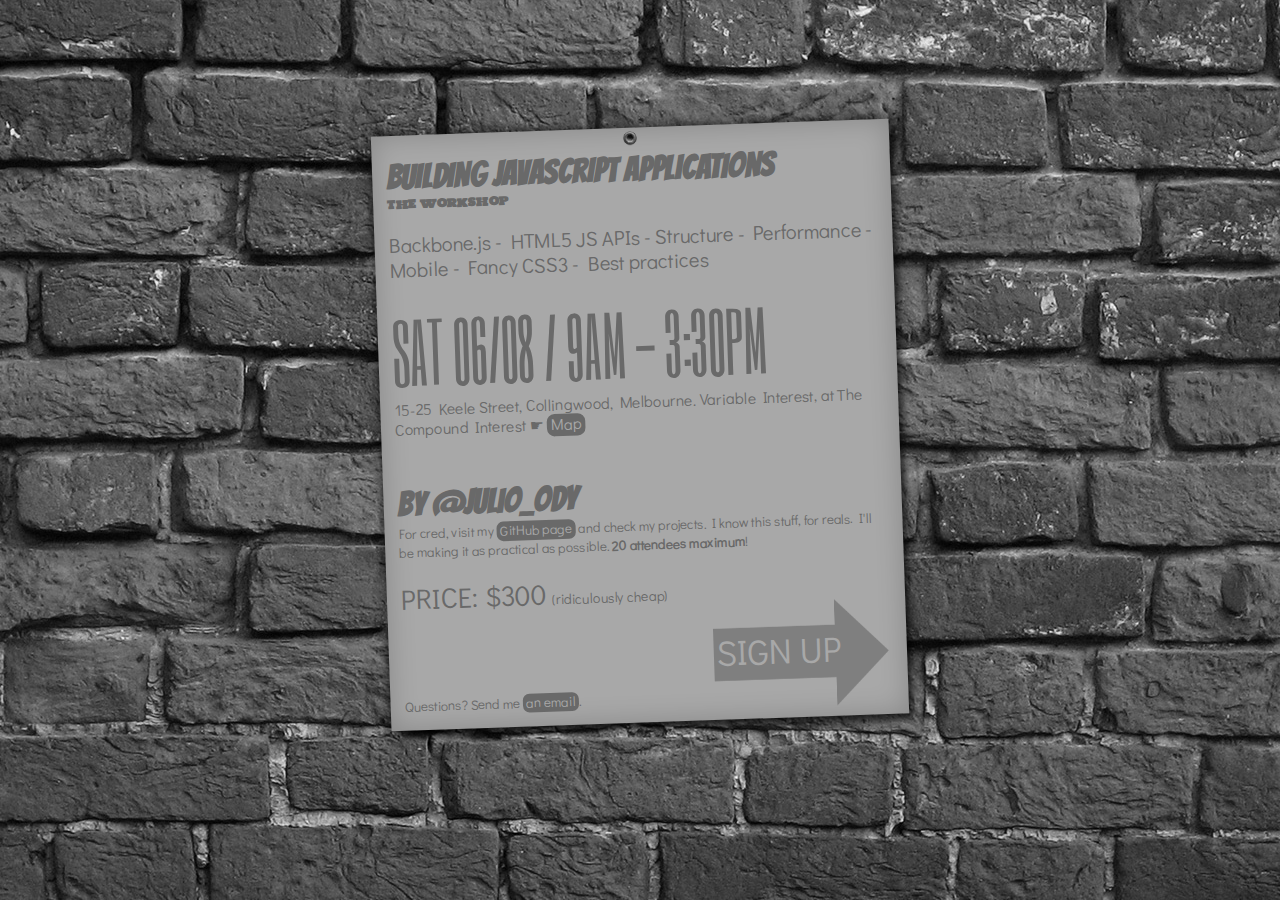
<file: index.html>
<!DOCTYPE html>
<html lang="en">
  <head>
  	<title>Building JS Apps</title>
    <meta charset="utf-8">
  	<meta name="author" content="awesomebydesign.com">
  	<meta name="viewport" content="width=device-width, initial-scale=1">
  	<script src="/js/modernizr-1.7.min.js"></script>
    <link rel="stylesheet" type="text/css" href="http://fonts.googleapis.com/css?family=Holtwood+One+SC|Bangers|Six+Caps|Didact+Gothic">
    <link rel="stylesheet" href="/css/screen.css" media="screen">
    <script>
      var _gaq = _gaq || []; _gaq.push(['_setAccount', 'UA-23425751-1']); _gaq.push(['_trackPageview']);
      (function() {
        var ga = document.createElement('script'); ga.type = 'text/javascript'; ga.async = true;
        ga.src = ('https:' == document.location.protocol ? 'https://ssl' : 'http://www') + '.google-analytics.com/ga.js';
        var s = document.getElementsByTagName('script')[0]; s.parentNode.insertBefore(ga, s);
      })();
    </script>
  </head>
  <body>
    <div id="veil"></div>
    <section id="intro">
      <h1>AWESOME BY DESIGN</h1>
      <h2>presents</h2>
    </section>
    <section id="billboard">
      <header>
        <h1>Building JavaScript Applications</h1>
        <h2>The workshop</h2>
      </header>
      <ul id="what">
        <li>Backbone.js</li>
        <li>- HTML5 JS APIs</li>
        <li>- Structure</li>
        <li>- Performance</li>
        <li>- Mobile</li>
        <li>- Fancy CSS3</li>
        <li>- Best practices</li>
      </ul>
      <p id="when">SAT 06/08 / 9AM - 3:30PM</p>
      <p id="where">
        15-25 Keele Street, Collingwood, Melbourne. Variable Interest, at The Compound Interest
        ☛ <a href="http://is.gd/88k3IZ">Map</a>
      </p>
      <h1 id="by">By @julio_ody</h1>
      <p id="cred">
        For cred, visit my <a href="https://github.com/juliocesar">GitHub page</a>
        and check my projects. I know this stuff, for reals. I'll be making it
        as practical as possible. <em>20 attendees maximum</em>!
      </p>
      <p id="price">
        PRICE: $300 <span>(ridiculously cheap)</span>
      </p>
      <p id="questions">
        Questions? Send me <a href="mailto:julio@awesomebydesign.com">an email</a>.
      </p>
      <a id="sign-up" href="http://buildingjsappsmelb.eventbrite.com">Sign up</a>
    </section>
    <script>
      var veil = document.getElementById('veil'), intro = document.getElementById('intro');
      function hide() { intro.style.opacity = 0; veil.style.opacity = 0; document.cookie = 'seen'; }
      window.addEventListener('load', hide, false);
      intro.style.opacity = 1;
      if ((/seen/).test(document.cookie)) {
        document.body.removeChild(veil);
        document.body.removeChild(intro);
      }        
    </script>
  </body>
</html>
</file>
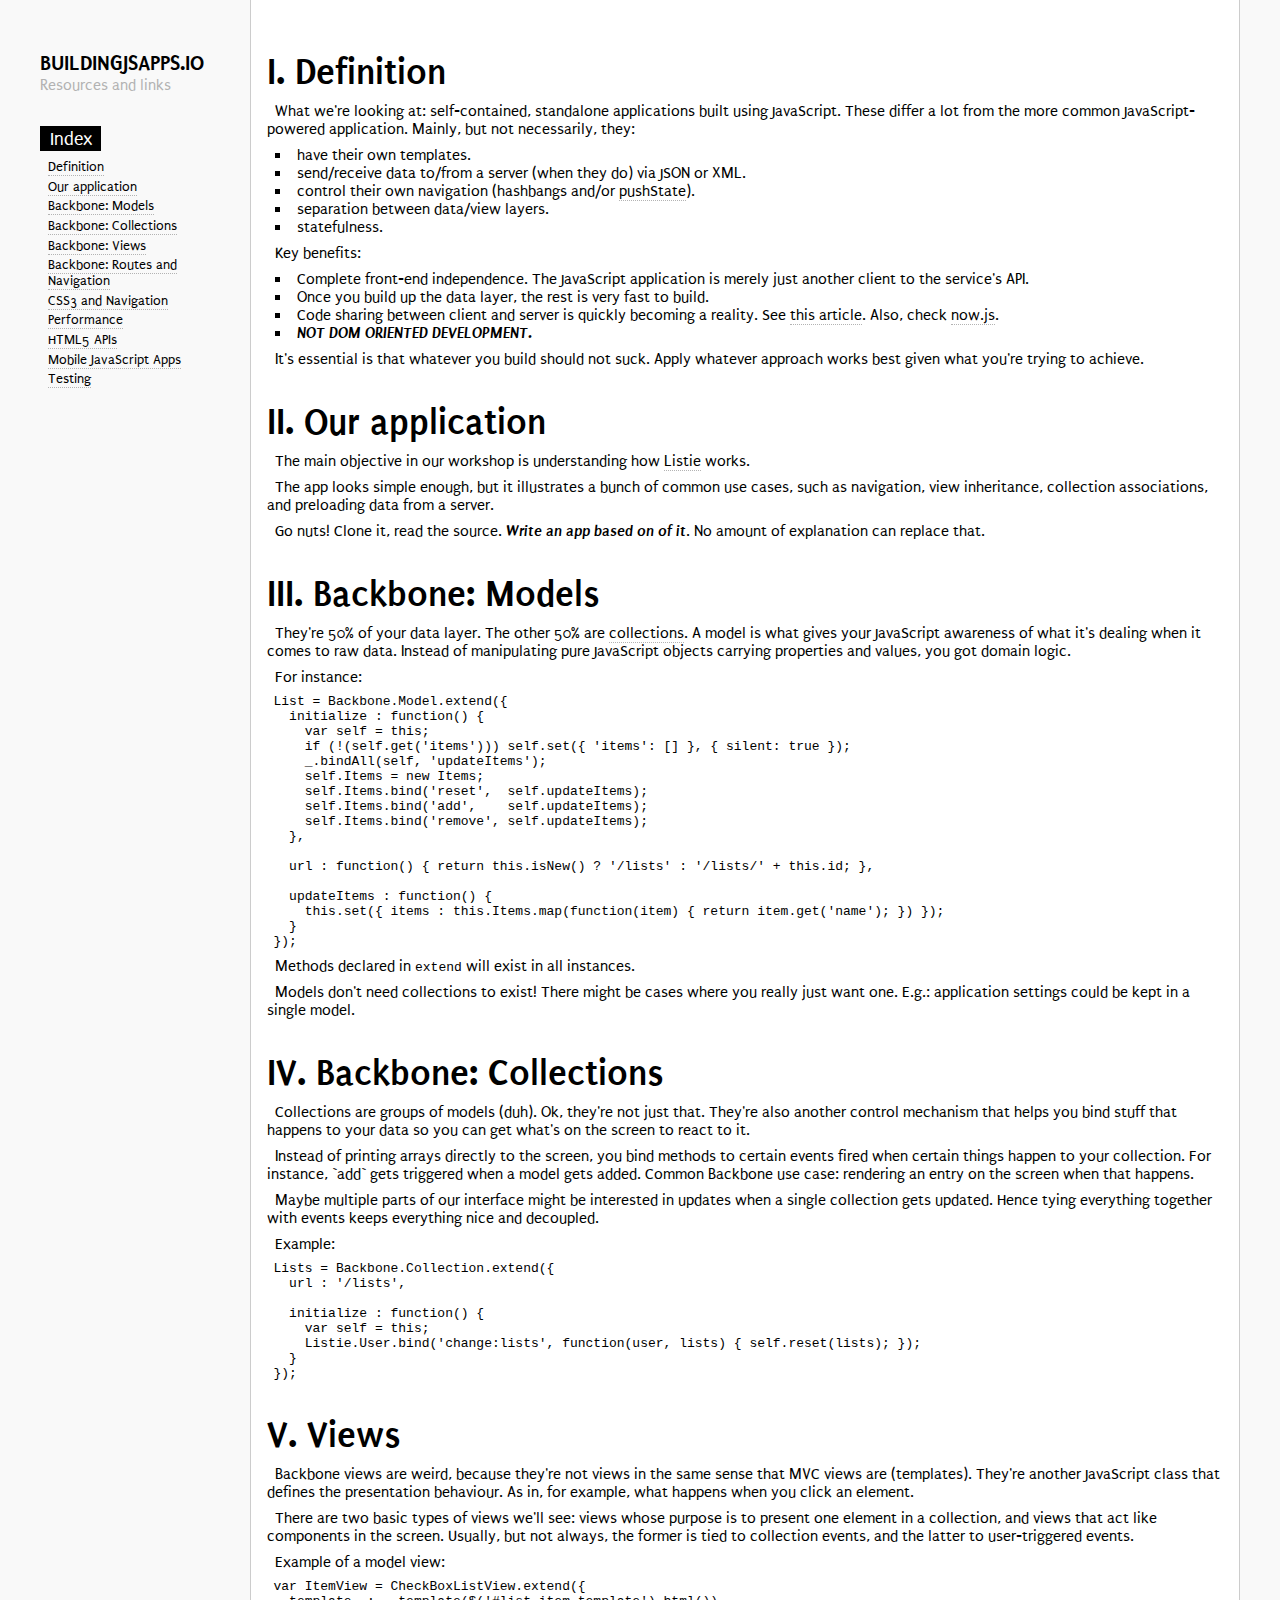
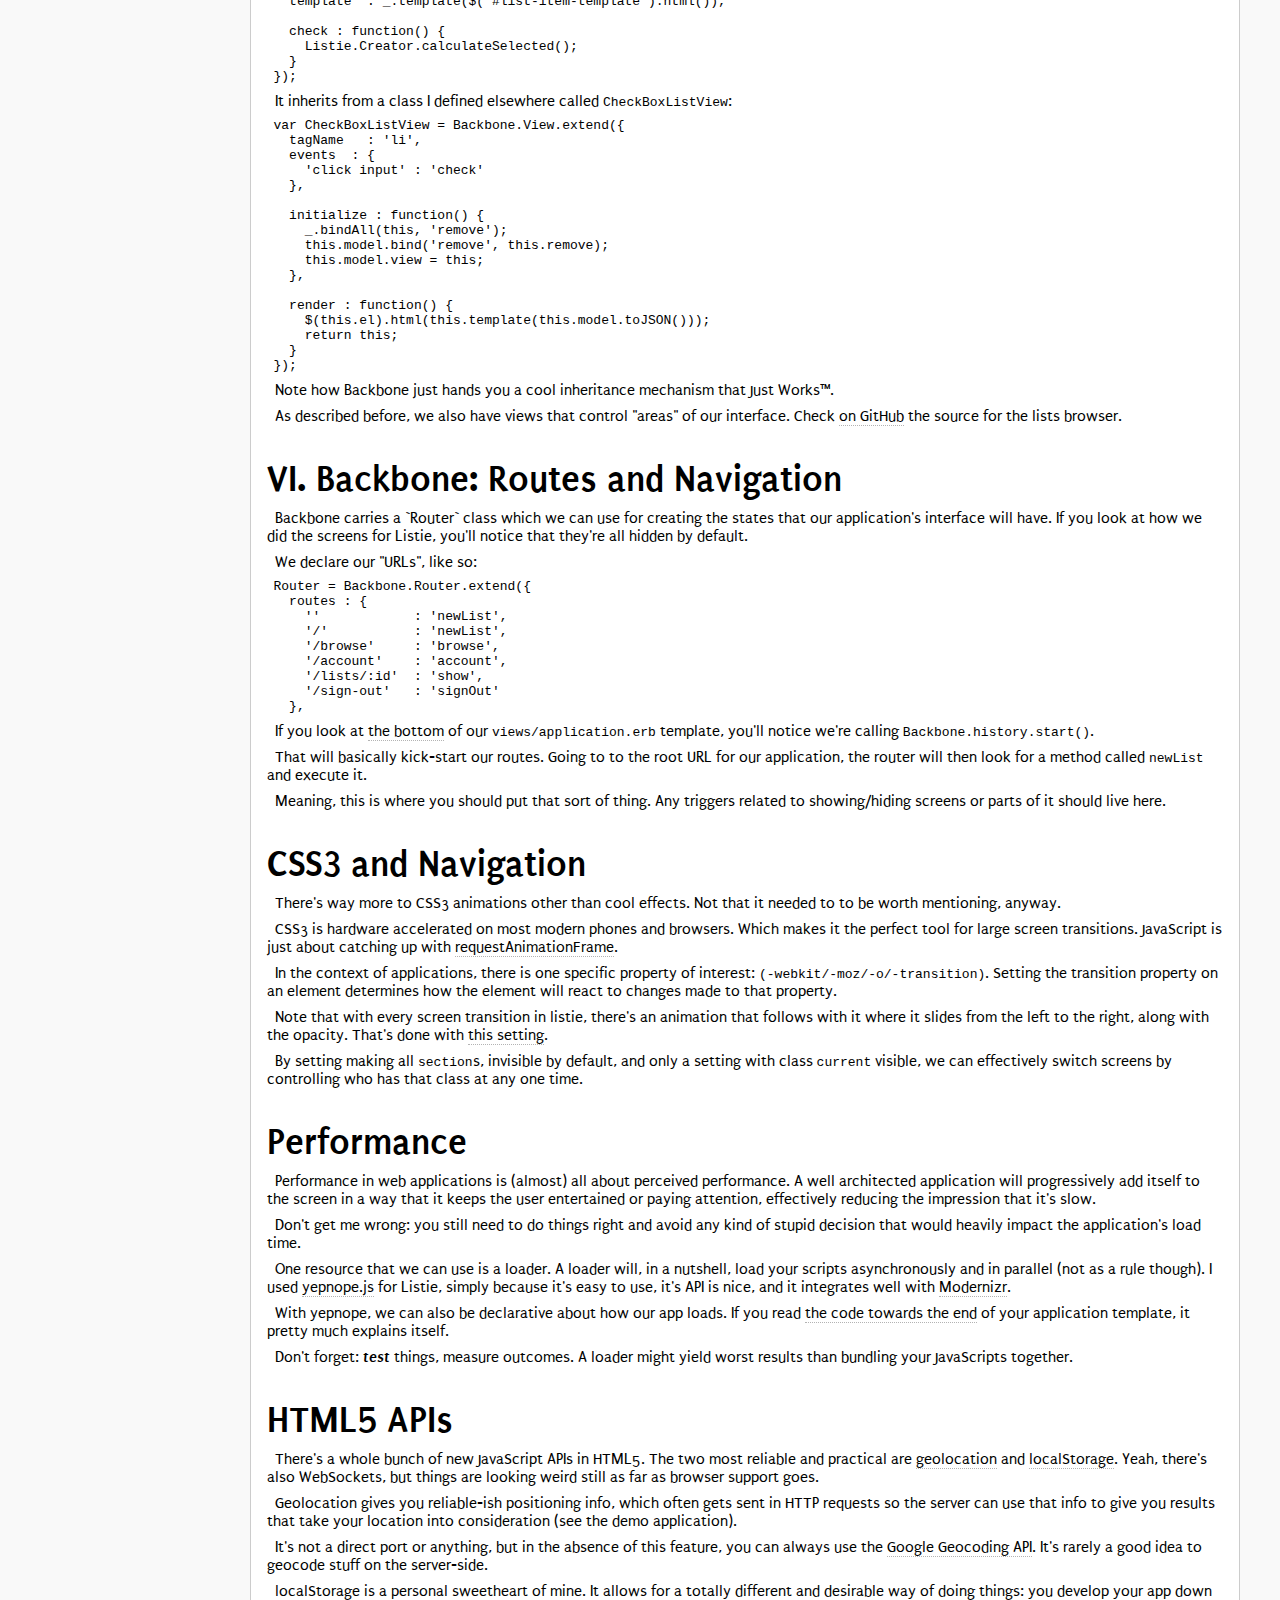
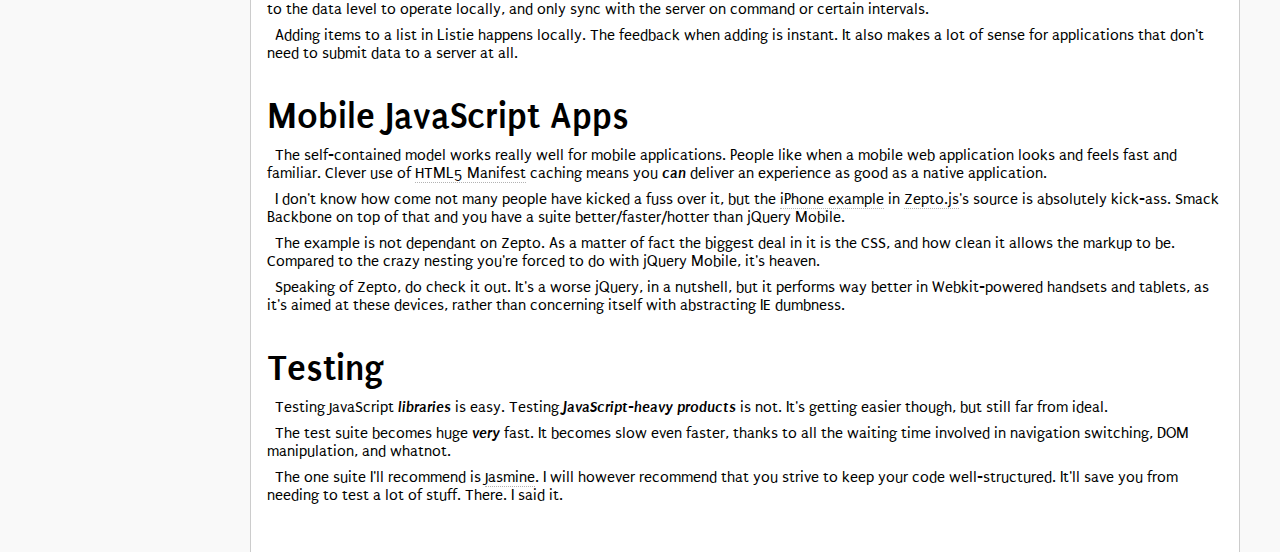
<file: material.html>
<!DOCTYPE html>
<html lang="en">
  <head>
  	<title>buildingjsapps.io - reading material</title>
    <meta charset="utf-8">
  	<meta name="author" content="awesomebydesign.com">
  	<meta name="viewport" content="width=device-width, initial-scale=1">
    <link href='http://fonts.googleapis.com/css?family=Puritan:regular,italic' rel='stylesheet'>
    <style>
      * { margin: 0; border: 0; padding: 0; font-size: 100% }
      a, a:visited { color: inherit; text-decoration: none; border-bottom: 1px dotted #B3B3B3 }
      em { font-weight: bold }
      html { background: #f9f9f9 }
      body { width: 920px; margin: 0 auto; color: #000; font-family: 'Puritan', sans-serif }
      #meta { width: 200px; margin-top: 50px; float: left }
      #meta header { margin-bottom: 2em }
      #meta header h1 { font-size: 1.4em; color: #000 }
      #meta aside { text-align: left; color: #b2b2b2 }
      #index h1 { display: inline-block; padding: 0.10rem 0.5em; font-size: 1.2rem; background: #000; color: #fff; font-weight: normal }
      #index ul { margin: 0.5rem 0 0 0.50rem; list-style-type: none }
      #index li { margin: 0.25em 0; font-size: 0.9em;}
      #content { padding: 1em; margin-left: 210px; padding-top: 50px; background: #fff; border-width: 0 1px 0px 1px; border-color: #ccc; border-style: solid; }
      #content > section { margin-bottom: 2em }
      #content h1 { font-size: 2.4rem }
      #content p  { margin: 0.5em 0; text-indent: 0.5em }
      #content ul { margin-left: 0.5em; list-style: square inside }
      #content pre { margin-left: 0.5em }

      @media all and (max-width: 1600px)  { body { width: 1300px } }
      @media all and (max-width: 1400px)  { body { width: 1200px } }
      @media all and (max-width: 1200px)  { body { width: 1000px } }
      @media all and (max-width: 1100px)  { body { width: 700px } }
      @media all and (max-width: 900px)   { body { width: 700px } }
      @media all and (max-width: 800px)   { body { width: 700px } #meta { display: none } #content { margin-left: 0 } }
      @media all and (max-width: 700px)   { body { width: 500px } #meta { display: none } #content { margin-left: 0 } }
    </style>
  </head>
  <body>
    <section id="meta">
      <header>
        <h1>BUILDINGJSAPPS.IO</h1>
        <aside>Resources and links</aside>
      </header>
      <section id="index">
        <h1>Index</h1>
        <ul>
          <li>
            <a href="#definition">Definition</a>
          </li>
          <li>
            <a href="#our-app">Our application</a>
          </li>
          <li>
            <a href="#backbone-models">Backbone: Models</a>
          </li>
          <li>
            <a href="#backbone-collections">Backbone: Collections</a>
          </li>
          <li>
            <a href="#backbone-views">Backbone: Views</a>
          </li>
          <li>
            <a href="#backbone-routes">Backbone: Routes and Navigation</a>
          </li>
          <li>
            <a href="#css3-and-navigation">CSS3 and Navigation</a>
          </li>
          <li>
            <a href="#performance">Performance</a>
          </li>
          <li>
            <a href="#html5-apis">HTML5 APIs</a>
          </li>
          <li>
            <a href="#mobile">Mobile JavaScript Apps</a>
          </li>
          <li>
            <a href="#testing">Testing</a>
          </li>
        </ul>
      </section>
    </section>
    <section id="content">
      <section id="definition">
        <h1>I. Definition</h1>
        <p>
          What we're looking at: self-contained, standalone applications built using JavaScript. These differ a lot from the more common JavaScript-powered application. Mainly, but not necessarily, they:
          <ul>
            <li>have their own templates.</li>
            <li>send/receive data to/from a server (when they do) via JSON or XML.</li>
            <li>control their own navigation (hashbangs and/or <a href="http://diveintohtml5.org/history.html">pushState</a>).</li>
            <li>separation between data/view layers.</li>
            <li>statefulness.</li>
          </ul>
        </p>
        <p>Key benefits:</p>
        <ul>
          <li>
            Complete front-end independence</em>. The JavaScript application is merely just another client to the service's API.
          </li>
          <li>
            Once you build up the data layer, the rest is very fast to build.
          </li>
          <li>
            Code sharing between client and server is quickly becoming a reality. See <a href="http://andyet.net/blog/2011/feb/15/re-using-backbonejs-models-on-the-server-with-node/">this article</a>. Also, check <a href="http://nowjs.com/">now.js</a>.
          </li>
          <li>
            <em>NOT DOM ORIENTED DEVELOPMENT.</em>
          </li>
        </ul>
        <p>
          It's essential is that whatever you build should not suck. Apply whatever approach
          works best given what you're trying to achieve.
        </p>
      </section>
      <section id="our-app">
        <h1>II. Our application</h1>
        <p>The main objective in our workshop is understanding how <a href="https://github.com/juliocesar/Listie">Listie</a> works.</p>
        <p>
          The app looks simple enough, but it illustrates a bunch of common use cases, such
          as navigation, view inheritance, collection associations, and preloading data
          from a server.
        </p>
        <p>
          Go nuts! Clone it, read the source. <em>Write an app based on of it</em>. No amount of
          explanation can replace that.
        </p>
      </section>

      <section id="backbone-models">
        <h1>III. Backbone: Models</h1>
        <p>
          They're 50% of your data layer. The other 50% are
          <a href="#backbone-collections">collections</a>. A model is what gives your JavaScript
          awareness of what it's dealing when it comes to raw data. Instead of manipulating
          pure JavaScript objects carrying properties and values, you got domain logic.
        </p>
        <p>For instance:</p>
        <pre><code>List = Backbone.Model.extend({
  initialize : function() {
    var self = this;
    if (!(self.get('items'))) self.set({ 'items': [] }, { silent: true });
    _.bindAll(self, 'updateItems');
    self.Items = new Items;
    self.Items.bind('reset',  self.updateItems);
    self.Items.bind('add',    self.updateItems);
    self.Items.bind('remove', self.updateItems);
  },

  url : function() { return this.isNew() ? '/lists' : '/lists/' + this.id; },

  updateItems : function() {
    this.set({ items : this.Items.map(function(item) { return item.get('name'); }) });
  }
});</code></pre>
      <p>Methods declared in <code>extend</code> will exist in all instances.</p>
      <p>
        Models don't need collections to exist! There might be cases where you really just
        want one. E.g.: application settings could be kept in a single model.
      </p>
      </section>

      <section id="backbone-collections">
        <h1>IV. Backbone: Collections</h1>
        <p>
          Collections are groups of models (duh). Ok, they're not just that. They're also another
          control mechanism that helps you bind stuff that happens to your data so you can get
          what's on the screen to react to it.
        </p>
        <p>
          Instead of printing arrays directly to the screen, you bind methods to certain events
          fired when certain things happen to your collection. For instance, `add` gets triggered
          when a model gets added. Common Backbone use case: rendering an entry on the screen
          when that happens.
        </p>
        <p>
          Maybe multiple parts of our interface might be interested in updates when a single
          collection gets updated. Hence tying everything together with events keeps everything
          nice and decoupled.
        </p>
        <p>Example:</p>
        <pre><code>Lists = Backbone.Collection.extend({
  url : '/lists',

  initialize : function() {
    var self = this;
    Listie.User.bind('change:lists', function(user, lists) { self.reset(lists); });
  }
});</code></pre>
      </section>
      <section id="backbone-views">
        <h1>V. Views</h1>
        <p>
          Backbone views are weird, because they're not views in the same sense that MVC views
          are (templates). They're another JavaScript class that defines the presentation
          behaviour. As in, for example, what happens when you click an element.
        </p>
        <p>
          There are two basic types of views we'll see: views whose purpose is to present
          one element in a collection, and views that act like components in the screen. Usually,
          but not always, the former is tied to collection events, and the latter to user-triggered
          events.
        </p>
        <p>Example of a model view:</p>
        <pre><code>var ItemView = CheckBoxListView.extend({
  template  : _.template($('#list-item-template').html()),

  check : function() {
    Listie.Creator.calculateSelected();
  }
});</code></pre>
      <p>It inherits from a class I defined elsewhere called <code>CheckBoxListView</code>:</p>
      <pre><code>var CheckBoxListView = Backbone.View.extend({
  tagName   : 'li',
  events  : {
    'click input' : 'check'
  },

  initialize : function() {
    _.bindAll(this, 'remove');
    this.model.bind('remove', this.remove);
    this.model.view = this;
  },

  render : function() {
    $(this.el).html(this.template(this.model.toJSON()));
    return this;
  }
});</code></pre>
      <p>
        Note how Backbone just hands you a cool inheritance mechanism that Just Works™.
      </p>
      <p>
        As described before, we also have views that control "areas" of our interface. Check
        <a href="https://github.com/juliocesar/Listie/blob/master/public/js/lists.js#L34">on GitHub</a>
        the source for the lists browser.
      </p>
      </section>
      <section id="backbone-routes">
        <h1>VI. Backbone: Routes and Navigation</h1>
        <p>
          Backbone carries a `Router` class which we can use for creating the states that our application's
          interface will have. If you look at how we did the screens for Listie, you'll notice that they're
          all hidden by default.
        </p>
        <p>We declare our "URLs", like so:</p>
        <pre><code>Router = Backbone.Router.extend({
  routes : {
    ''            : 'newList',
    '/'           : 'newList',
    '/browse'     : 'browse',
    '/account'    : 'account',
    '/lists/:id'  : 'show',
    '/sign-out'   : 'signOut'
  },</code></pre>
        <p>
          If you look at <a href="https://github.com/juliocesar/Listie/blob/master/views/application.erb#L90">the bottom</a>
          of our <code>views/application.erb</code> template, you'll notice we're calling <code>Backbone.history.start()</code>.
        </p>
        <p>
          That will basically kick-start our routes. Going to to the root URL for our application, the router will then look
          for a method called <code>newList</code> and execute it.
        </p>
        <p>
          Meaning, this is where you should put that sort of thing. Any triggers related to showing/hiding screens or parts of
          it should live here.
        </p>
      </section>

      <section id="css3-and-navigation">
        <h1>CSS3 and Navigation</h1>
        <p>
          There's way more to CSS3 animations other than cool effects. Not that it needed to to be worth mentioning, anyway.
        </p>
        <p>
          CSS3 is hardware accelerated on most modern phones and browsers. Which makes it the perfect tool for large screen transitions.
          JavaScript is just about catching up with
          <a href="http://paulirish.com/2011/requestanimationframe-for-smart-animating/">requestAnimationFrame</a>.
        </p>
        <p>
          In the context of applications, there is one specific property of interest: <code>(-webkit/-moz/-o/-transition)</code>.
          Setting the transition property on an element determines how the element will react to changes made to that property.
        </p>
        <p>
          Note that with every screen transition in listie, there's an animation that follows with it where it slides from
          the left to the right, along with the opacity. That's done with
          <a href="https://github.com/juliocesar/Listie/blob/master/public/css/screen.css#L122">this setting</a>.
        </p>
        <p>
          By setting making all <code>section</code>s, invisible by default, and only a setting with class <code>current</code>
          visible, we can effectively switch screens by controlling who has that class at any one time.
        </p>
      </section>

      <section id="performance">
        <h1>Performance</h1>
        <p>
          Performance in web applications is (almost) all about perceived performance. A well architected application will progressively
          add itself to the screen in a way that it keeps the user entertained or paying attention, effectively reducing the impression
          that it's slow.
        </p>
        <p>
          Don't get me wrong: you still need to do things right and avoid any kind of stupid decision that would heavily impact
          the application's load time.
        </p>
        <p>
          One resource that we can use is a loader. A loader will, in a nutshell, load your scripts asynchronously and in parallel (not
          as a rule though). I used <a href="http://yepnopejs.com/">yepnope.js</a> for Listie, simply because it's easy to use, it's
          API is nice, and it integrates well with <a href="http://www.modernizr.com/">Modernizr</a>.
        </p>
        <p>
          With yepnope, we can also be declarative about how our app loads. If you read
          <a href="https://github.com/juliocesar/Listie/blob/master/views/application.erb#L65">the code towards the end</a> of your
          application template, it pretty much explains itself.
        </p>
        <p>
          Don't forget: <em>test</em> things, measure outcomes. A loader might yield worst results than bundling your JavaScripts together.
        </p>
      </section>

      <section id="html5-apis">
        <h1>HTML5 APIs</h1>
        <p>
          There's a whole bunch of new JavaScript APIs in HTML5. The two most reliable and practical are
          <a href="http://diveintohtml5.org/geolocation.html">geolocation</a> and
          <a href="http://diveintohtml5.org/storage.html">localStorage</a>. Yeah, there's also WebSockets, but things are looking weird
          still as far as browser support goes.
        </p>
        <p>
          Geolocation gives you reliable-ish positioning info, which often gets sent in HTTP requests so the server can use that info
          to give you results that take your location into consideration (see the demo application).
        </p>
        <p>
          It's not a direct port or anything, but in the absence of this feature, you can always use the
          <a href="http://code.google.com/apis/maps/documentation/geocoding/">Google Geocoding API</a>. It's rarely a good idea to
          geocode stuff on the server-side.
        </p>
        <p>
          localStorage is a personal sweetheart of mine. It allows for a totally different and desirable way of doing things: you
          develop your app down to the data level to operate locally, and only sync with the server on command or certain intervals.
        </p>
        <p>
          Adding items to a list in Listie happens locally. The feedback when adding is instant. It also makes a lot of sense
          for applications that don't need to submit data to a server at all.
        </p>
      </section>

      <section id="mobile">
        <h1>Mobile JavaScript Apps</h1>
        <p>
          The self-contained model works really well for mobile applications. People like when a mobile web application looks
          and feels fast and familiar. Clever use of <a href="http://diveintohtml5.org/offline.html">HTML5 Manifest</a> caching
          means you <em>can</em> deliver an experience as good as a native application.
        </p>
        <p>
          I don't know how come not many people have kicked a fuss over it, but the
          <a href="https://github.com/madrobby/zepto/tree/master/examples/iphone">iPhone example</a> in 
          <a href="http://zeptojs.com/">Zepto.js</a>'s source is absolutely kick-ass. Smack Backbone on top of that and you have
          a suite better/faster/hotter than jQuery Mobile.
        </p>
        <p>
          The example is not dependant on Zepto. As a matter of fact the biggest deal in it is the CSS, and how clean it allows
          the markup to be. Compared to the crazy nesting you're forced to do with jQuery Mobile, it's heaven.
        </p>
        <p>
          Speaking of Zepto, do check it out. It's a worse jQuery, in a nutshell, but it performs way better in Webkit-powered
          handsets and tablets, as it's aimed at these devices, rather than concerning itself with abstracting IE dumbness.
        </p>
      </section>

      <section id="testing">
        <h1>Testing</h1>
        <p>
          Testing JavaScript <em>libraries</em> is easy. Testing <em>JavaScript-heavy products</em> is not. It's getting easier
          though, but still far from ideal.
        </p>
        <p>
          The test suite becomes huge <em>very</em> fast. It becomes slow even faster, thanks to all the waiting time involved
          in navigation switching, DOM manipulation, and whatnot.
        </p>
        <p>
          The one suite I'll recommend is <a href="http://pivotal.github.com/jasmine/">Jasmine</a>. I will however recommend
          that you strive to keep your code well-structured. It'll save you from needing to test a lot of stuff. There. I said it.
        </p>
      </section>
    </section>
  </body>
</html>
</file>
<file: css/screen.css>
html, body, div, span, object, iframe,
h1, h2, h3, h4, h5, h6, p, blockquote, pre,
abbr, address, cite, code, del, dfn, em, img, ins, kbd, q, samp,
small, strong, sub, sup, var, b, i, dl, dt, dd, ol, ul, li,
fieldset, form, label, legend,
table, caption, tbody, tfoot, thead, tr, th, td,
article, aside, canvas, details, figcaption, figure,
footer, header, hgroup, menu, nav, section, summary,
time, mark, audio, video {
  margin: 0;
  padding: 0;
  border: 0;
  font-size: 100%;
  font: inherit;
  vertical-align: baseline;
}

article, aside, details, figcaption, figure,
footer, header, hgroup, menu, nav, section {
  display: block;
}

blockquote, q { quotes: none; }

blockquote:before, blockquote:after,
q:before, q:after { content: ''; content: none; }

ins { background-color: #ff9; color: #000; text-decoration: none; }

mark { background-color: #ff9; color: #000; font-style: italic; font-weight: bold; }

del { text-decoration: line-through; }

abbr[title], dfn[title] { border-bottom: 1px dotted; cursor: help; }

table { border-collapse: collapse; border-spacing: 0; }

hr { display: block; height: 1px; border: 0; border-top: 1px solid #ccc; margin: 1em 0; padding: 0; }

input, select { vertical-align: middle; }


/**
 * Font normalization inspired by YUI Library's fonts.css: developer.yahoo.com/yui/
 */

body { font:13px/1.231 sans-serif; *font-size:small; } /* Hack retained to preserve specificity */
select, input, textarea, button { font:99% sans-serif; }

/* Normalize monospace sizing:
   en.wikipedia.org/wiki/MediaWiki_talk:Common.css/Archive_11#Teletype_style_fix_for_Chrome */
pre, code, kbd, samp { font-family: monospace, sans-serif; }


/* Accessible focus treatment: people.opera.com/patrickl/experiments/keyboard/test */
a:hover, a:active { outline: none; }

ul, ol { margin-left: 2em; }
ol { list-style-type: decimal; }
nav ul, nav li { margin: 0; list-style:none; list-style-image: none; }

/* These selection declarations have to be separate
   No text-shadow: twitter.com/miketaylr/status/12228805301
   Also: hot pink! */
::-moz-selection{ background: #696969; color: #a8a8a8; text-shadow: none; }
::selection { background: #696969; color: #a8a8a8; text-shadow: none }

a:link { -webkit-tap-highlight-color: #FF5E99; }
button {  width: auto; overflow: visible; }
.ie7 img { -ms-interpolation-mode: bicubic; }

html, body { height: 100%; width: 100%; overflow: hidden }
body { background: #000 url(/img/wall.jpg) no-repeat center }

a { display: inline-block; padding: 0.05em 0.25em 0.15em; border-radius: 0.5em; background: #696969; color: #a8a8a8; text-decoration: none }

h1, h2 { font-family: 'Holtwood One SC' }
em { font-weight: bold }
#intro { width: 700px; top: 50%; left: 50%; margin: -100px 0 0 -350px; text-align: center; color: #f4f4f4; text-shadow: 0 0 12rem rgba(255, 255, 255, 0.5); z-index: 99999; opacity: 0; -webkit-animation: fail 5s infinite; -moz-animation: fail 5s infinite }
#intro h1 { font-size: 3rem }
#intro h2 { font-size: 2rem }
#intro, #veil {
  position: absolute;
  pointer-events: none;
  -webkit-transition: opacity 1s linear;
  -moz-transition:    opacity 1s linear;
  transition:         opacity 1s linear
}
#veil { top: 0; right: 0; bottom: 0; left: 0; opacity: 1; background: #000; z-index: 9999 }
#billboard  {
  -webkit-transform: rotate(-2deg); -moz-transform: rotate(-2deg); transform: rotate(-2deg);
  -webkit-box-shadow: 0 0 20px rgba(0, 0, 0, 0.8), 5px 10px 10px rgba(0, 0, 0, 0.5), inset 0px 0px 40px rgba(0, 0, 0, 0.2);
  -moz-box-shadow:    0 0 20px rgba(0, 0, 0, 0.8), 5px 10px 10px rgba(0, 0, 0, 0.5), inset 0px 0px 40px rgba(0, 0, 0, 0.2);
  box-shadow:         0 0 20px rgba(0, 0, 0, 0.8), 5px 10px 10px rgba(0, 0, 0, 0.5), inset 0px 0px 40px rgba(0, 0, 0, 0.2)
}

#billboard  { position: relative; top: 50%; width: 700px; height: 800px; margin: -450px auto 0; padding: 30px 20px 20px; background: #a8a8a8 url([data-uri]) no-repeat center 5px; color: #696969; font-family: 'Didact Gothic' }
#billboard header { margin-bottom: 30px }
#billboard h1, #billboard h2 { font-weight: bold; text-transform: uppercase }
#billboard h1 { font-family: 'Bangers'; font-size: 3rem }
#billboard h2 { font-family: 'Holtwood One SC'; font-size: 1rem }

#when   { font-family: 'Six Caps'; font-size: 7rem; margin: 0 }
#where  { font-size: 1.4rem; margin: 0 }
#what   { font-size: 1.8rem; margin: 30px 0; list-style-position: inside }
#what li:first-of-type  { list-style-type: none; margin: 0 }
#what li                { display: inline }
#by   { font-size: 3rem; margin-top: 60px }
#cred, #questions { font-size: 1.2rem }
#price { margin-top: 30px; font-size: 2.5rem }
#price span { font-size: 50% }
#questions { position: absolute; bottom: 20px; left: 20px }
#sign-up        { position: absolute; bottom: 10px; right: 10px; width: 250px; height: 152px; font-size: 50px; line-height: 145px; padding-left: 20px; background: url([data-uri]) no-repeat center; color: #a8a8a8; text-decoration: none; text-transform: uppercase }
#sign-up:hover  { -webkit-transform: translateY(5px); -moz-transform: translateY(5px); transform: translateY(5px) }

@-webkit-keyframes fail {
  0%    { text-shadow: 0 0 20rem rgba(255, 255, 255, 0.5) }
  14%   { text-shadow: 0 0 20rem rgba(255, 255, 255, 0.5) }
  15%   { text-shadow: 0 0 3rem rgba(255, 255, 255, 0.5) }
  16%   { text-shadow: 0 0 20rem rgba(255, 255, 255, 0.5) }
  25%   { text-shadow: 0 0 20rem rgba(255, 255, 255, 0.5) }
  26%   { text-shadow: 0 0 3rem rgba(255, 255, 255, 0.5) }
  27%   { text-shadow: 0 0 20rem rgba(255, 255, 255, 0.5) }
  74%   { text-shadow: 0 0 20rem rgba(255, 255, 255, 0.5) }
  75%   { text-shadow: 0 0 3rem rgba(255, 255, 255, 0.5) }
  76%   { text-shadow: 0 0 20rem rgba(255, 255, 255, 0.5) }
  100%  { text-shadow: 0 0 20rem rgba(255, 255, 255, 0.5) }
}

@-moz-keyframes fail {
  0%    { text-shadow: 0 0 20rem rgba(255, 255, 255, 0.5) }
  14%   { text-shadow: 0 0 20rem rgba(255, 255, 255, 0.5) }
  15%   { text-shadow: 0 0 3rem rgba(255, 255, 255, 0.5) }
  16%   { text-shadow: 0 0 20rem rgba(255, 255, 255, 0.5) }
  25%   { text-shadow: 0 0 20rem rgba(255, 255, 255, 0.5) }
  26%   { text-shadow: 0 0 3rem rgba(255, 255, 255, 0.5) }
  27%   { text-shadow: 0 0 20rem rgba(255, 255, 255, 0.5) }
  74%   { text-shadow: 0 0 20rem rgba(255, 255, 255, 0.5) }
  75%   { text-shadow: 0 0 3rem rgba(255, 255, 255, 0.5) }
  76%   { text-shadow: 0 0 20rem rgba(255, 255, 255, 0.5) }
  100%  { text-shadow: 0 0 20rem rgba(255, 255, 255, 0.5) }
}

@media only screen and (max-width: 1400px) {
  #billboard { -webkit-transform: rotate(-2deg) scale(0.7); -moz-transform: rotate(-2deg) scale(0.7); transform: rotate(-2deg) scale(0.7) }
}

@media only screen and (max-width: 1200px) {
  #billboard { -webkit-transform: rotate(-2deg) scale(0.7); -moz-transform: rotate(-2deg) scale(0.7); transform: rotate(-2deg) scale(0.7) }
}

@media only screen and (max-width: 1000px) {
  #billboard { -webkit-transform: rotate(-2deg) scale(0.7); -moz-transform: rotate(-2deg) scale(0.7); transform: rotate(-2deg) scale(0.7) }
}

@media only screen and (max-width: 800px) {
  #billboard { -webkit-transform: rotate(-2deg) scale(0.6); -moz-transform: rotate(-2deg) scale(0.6); transform: rotate(-2deg) scale(0.6) }
}

@media only screen and (max-device-width: 480px) {
  body { background: #000 url(/img/wall-halfsize.jpg) no-repeat center }  
  #billboard { -webkit-transform: rotate(-2deg) scale(0.35); -moz-transform: rotate(-2deg) scale(0.35); transform: rotate(-2deg) scale(0.35) }
  #billboard { margin-left: -210px } /* hack around the fixed width */
}
</file>
